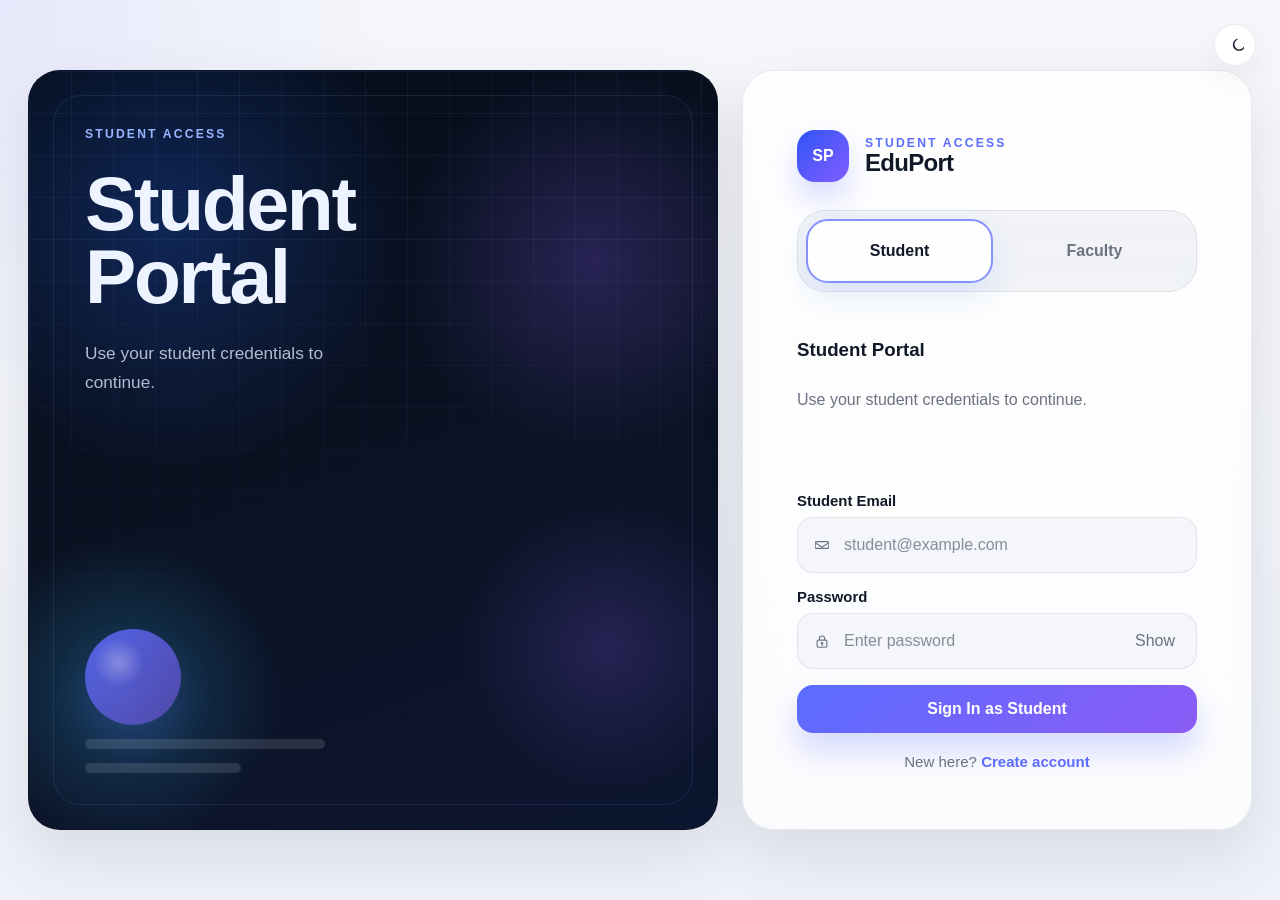
<file: frontend/index.html>
<!-- Purpose: Provides the combined student and faculty authentication interface. -->
<!DOCTYPE html>
<html lang="en">
  <head>
    <meta charset="UTF-8" />
    <meta name="viewport" content="width=device-width, initial-scale=1.0" />
    <title>Student Portfolio Platform</title>
    <link rel="stylesheet" href="/frontend/css/style.css" />
  </head>
  <body class="auth-body" data-auth-default="student">
    <button class="theme-fab theme-icon-button" type="button" data-theme-toggle aria-label="Switch theme">
      <span class="theme-icon theme-icon-sun" aria-hidden="true">
        <svg viewBox="0 0 24 24" focusable="false">
          <path
            d="M12 5.75a.75.75 0 0 1 .75.75v1.19a.75.75 0 0 1-1.5 0V6.5a.75.75 0 0 1 .75-.75Zm0 10.56a.75.75 0 0 1 .75.75v1.19a.75.75 0 0 1-1.5 0v-1.19a.75.75 0 0 1 .75-.75Zm6.25-4.31a.75.75 0 0 1 .75.75.75.75 0 0 1-.75.75h-1.19a.75.75 0 0 1 0-1.5h1.19ZM7.69 12a.75.75 0 0 1-.75.75H5.75a.75.75 0 0 1 0-1.5h1.19a.75.75 0 0 1 .75.75Zm7.04-4.29.84-.84a.75.75 0 1 1 1.06 1.06l-.84.84a.75.75 0 0 1-1.06-1.06Zm-7.46 7.46.84-.84a.75.75 0 0 1 1.06 1.06l-.84.84a.75.75 0 0 1-1.06-1.06Zm8.52-.84.84.84a.75.75 0 0 1-1.06 1.06l-.84-.84a.75.75 0 1 1 1.06-1.06Zm-7.46-7.46.84.84A.75.75 0 0 1 8.11 8.77l-.84-.84a.75.75 0 0 1 1.06-1.06ZM12 8.75A3.25 3.25 0 1 1 8.75 12 3.25 3.25 0 0 1 12 8.75Zm0 1.5A1.75 1.75 0 1 0 13.75 12 1.75 1.75 0 0 0 12 10.25Z"
          />
        </svg>
      </span>
      <span class="theme-icon theme-icon-moon" aria-hidden="true">
        <svg viewBox="0 0 24 24" focusable="false">
          <path
            d="M14.72 3.78a.75.75 0 0 1 .83.97 6.75 6.75 0 1 0 8.7 8.7.75.75 0 0 1 .97.83 8.25 8.25 0 1 1-10.5-10.5Z"
          />
        </svg>
      </span>
    </button>

    <main class="auth-shell auth-shell-split auth-shell-unified">
      <section class="auth-showcase auth-showcase-unified">
        <div class="showcase-grid"></div>
        <div class="showcase-content">
          <p id="auth-eyebrow" class="eyebrow">Student Access</p>
          <h1 id="auth-hero-title">Student Portal</h1>
          <p id="auth-hero-copy" class="hero-copy">
            Use your student credentials to continue.
          </p>
          <div class="minimal-illustration" aria-hidden="true">
            <span class="minimal-orb"></span>
            <span class="minimal-line"></span>
            <span class="minimal-line minimal-line-short"></span>
          </div>
        </div>
      </section>

      <section class="auth-panel auth-panel-minimal auth-panel-unified">
        <div class="auth-panel-inner auth-panel-inner-minimal auth-panel-inner-unified">
          <div class="auth-brand">
            <span id="auth-brand-badge" class="brand-badge">SP</span>
            <div>
              <p id="auth-kicker" class="auth-kicker">Student Access</p>
              <h2>EduPort</h2>
            </div>
          </div>

          <div class="role-switch" role="tablist" aria-label="Portal roles">
            <button type="button" class="role-option active" data-role-switch="student">Student</button>
            <button type="button" class="role-option" data-role-switch="faculty">Faculty</button>
          </div>

          <div class="auth-intro">
            <h3 id="auth-title">Student Portal</h3>
            <p id="auth-subtitle">Use your student credentials to continue.</p>
          </div>

          <div id="auth-message" class="message" aria-live="polite"></div>

          <form id="login-form" class="auth-form">
            <label class="field">
              <span id="auth-email-label">Student Email</span>
              <div class="input-shell">
                <span class="input-icon" aria-hidden="true">
                  <svg viewBox="0 0 24 24" focusable="false">
                    <path
                      d="M4 6.75h16A1.25 1.25 0 0 1 21.25 8v8A1.25 1.25 0 0 1 20 17.25H4A1.25 1.25 0 0 1 2.75 16V8A1.25 1.25 0 0 1 4 6.75Zm0 1.5a.2.2 0 0 0-.2.2v.14l8.2 5.25 8.2-5.25v-.14a.2.2 0 0 0-.2-.2H4Zm16 7.5a.2.2 0 0 0 .2-.2v-5.18l-7.53 4.82a1.25 1.25 0 0 1-1.34 0L3.8 10.37v5.18a.2.2 0 0 0 .2.2h16Z"
                    />
                  </svg>
                </span>
                <input id="auth-email-input" type="email" name="email" placeholder="student@example.com" required />
              </div>
            </label>

            <label class="field">
              <span id="auth-password-label">Password</span>
              <div class="input-shell">
                <span class="input-icon" aria-hidden="true">
                  <svg viewBox="0 0 24 24" focusable="false">
                    <path
                      d="M7.75 10V8.75a4.25 4.25 0 1 1 8.5 0V10h.75A2.25 2.25 0 0 1 19.25 12.25v6.5A2.25 2.25 0 0 1 17 21H7a2.25 2.25 0 0 1-2.25-2.25v-6.5A2.25 2.25 0 0 1 7 10h.75Zm1.5 0h5.5V8.75a2.75 2.75 0 0 0-5.5 0V10Zm-2.25 1.5a.75.75 0 0 0-.75.75v6.5c0 .414.336.75.75.75h10a.75.75 0 0 0 .75-.75v-6.5a.75.75 0 0 0-.75-.75H7Zm5 1.75a1.75 1.75 0 0 1 1 3.186V18a.75.75 0 0 1-1.5 0v-1.564a1.75 1.75 0 0 1 .5-3.436Z"
                    />
                  </svg>
                </span>
                <input
                  id="auth-password-input"
                  type="password"
                  name="password"
                  placeholder="Enter password"
                  required
                  data-password-input
                />
                <button
                  class="toggle-visibility"
                  type="button"
                  data-password-toggle
                  aria-label="Show password"
                >
                  Show
                </button>
              </div>
            </label>

            <button id="auth-submit-label" type="submit" class="primary-button auth-submit">Sign In as Student</button>

            <p id="auth-student-switch" class="auth-switch">
              New here?
              <button type="button" class="text-button" data-auth-switch="register">Create account</button>
            </p>
          </form>

          <form id="register-form" class="auth-form hidden">
            <label class="field">
              <span>Name</span>
              <div class="input-shell">
                <span class="input-icon" aria-hidden="true">
                  <svg viewBox="0 0 24 24" focusable="false">
                    <path
                      d="M12 12.25a4.125 4.125 0 1 0 0-8.25 4.125 4.125 0 0 0 0 8.25Zm0 1.5c-4.555 0-8.25 2.742-8.25 6.125 0 .621.504 1.125 1.125 1.125h14.25c.621 0 1.125-.504 1.125-1.125 0-3.383-3.695-6.125-8.25-6.125Z"
                    />
                  </svg>
                </span>
                <input type="text" name="name" placeholder="Your full name" required minlength="2" />
              </div>
            </label>

            <label class="field">
              <span>Student Email</span>
              <div class="input-shell">
                <span class="input-icon" aria-hidden="true">
                  <svg viewBox="0 0 24 24" focusable="false">
                    <path
                      d="M4 6.75h16A1.25 1.25 0 0 1 21.25 8v8A1.25 1.25 0 0 1 20 17.25H4A1.25 1.25 0 0 1 2.75 16V8A1.25 1.25 0 0 1 4 6.75Zm0 1.5a.2.2 0 0 0-.2.2v.14l8.2 5.25 8.2-5.25v-.14a.2.2 0 0 0-.2-.2H4Zm16 7.5a.2.2 0 0 0 .2-.2v-5.18l-7.53 4.82a1.25 1.25 0 0 1-1.34 0L3.8 10.37v5.18a.2.2 0 0 0 .2.2h16Z"
                    />
                  </svg>
                </span>
                <input type="email" name="email" placeholder="student@example.com" required />
              </div>
            </label>

            <label class="field">
              <span>Password</span>
              <div class="input-shell">
                <span class="input-icon" aria-hidden="true">
                  <svg viewBox="0 0 24 24" focusable="false">
                    <path
                      d="M7.75 10V8.75a4.25 4.25 0 1 1 8.5 0V10h.75A2.25 2.25 0 0 1 19.25 12.25v6.5A2.25 2.25 0 0 1 17 21H7a2.25 2.25 0 0 1-2.25-2.25v-6.5A2.25 2.25 0 0 1 7 10h.75Zm1.5 0h5.5V8.75a2.75 2.75 0 0 0-5.5 0V10Zm-2.25 1.5a.75.75 0 0 0-.75.75v6.5c0 .414.336.75.75.75h10a.75.75 0 0 0 .75-.75v-6.5a.75.75 0 0 0-.75-.75H7Zm5 1.75a1.75 1.75 0 0 1 1 3.186V18a.75.75 0 0 1-1.5 0v-1.564a1.75 1.75 0 0 1 .5-3.436Z"
                    />
                  </svg>
                </span>
                <input
                  type="password"
                  name="password"
                  placeholder="Create a password"
                  required
                  minlength="6"
                  data-password-input
                />
                <button
                  class="toggle-visibility"
                  type="button"
                  data-password-toggle
                  aria-label="Show password"
                >
                  Show
                </button>
              </div>
            </label>

            <button id="auth-register-label" type="submit" class="primary-button auth-submit">Create Student Account</button>

            <p class="auth-switch">
              Already have an account?
              <button type="button" class="text-button" data-auth-switch="login">Login</button>
            </p>
          </form>

        </div>
      </section>
    </main>

    <script src="js/theme.js"></script>
    <script src="js/api.js"></script>
    <script src="js/auth.js"></script>
  </body>
</html>
</file>
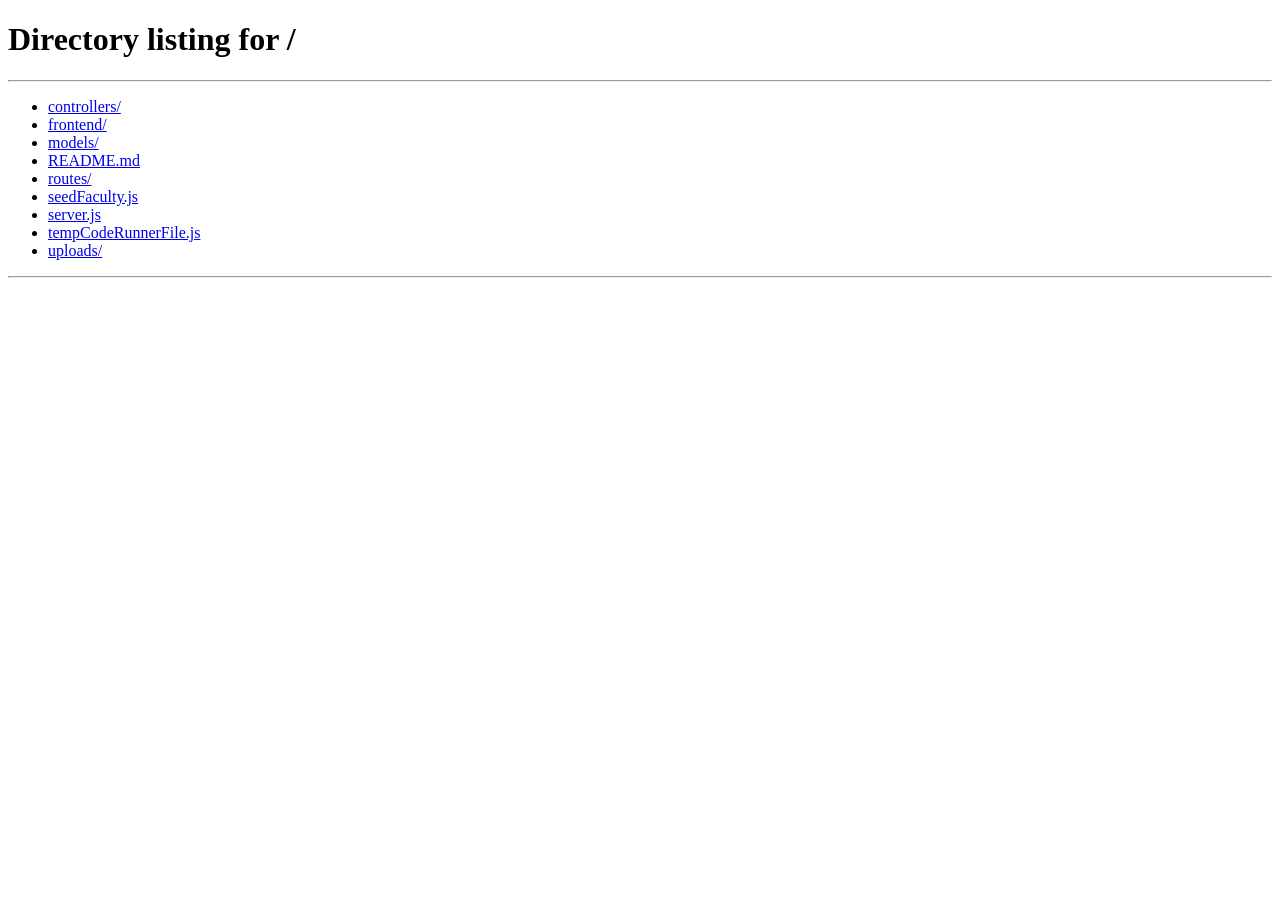
<file: frontend/certificates.html>
<!-- Purpose: Displays approved student projects and certificate files. -->
<!DOCTYPE html>
<html lang="en">
  <head>
    <meta charset="UTF-8" />
    <meta name="viewport" content="width=device-width, initial-scale=1.0" />
    <title>My Certificates | Student Portfolio Platform</title>
    <link rel="stylesheet" href="/frontend/css/style.css" />
  </head>
  <body>
    <div class="app-shell">
      <aside class="sidebar app-sidebar">
        <div class="sidebar-top">
          <a href="/dashboard" class="brand-lockup">
            <span class="brand-mark">SP</span>
            <span>
              <strong>EduPort</strong>
              <small>Student Portal</small>
            </span>
          </a>

          <nav class="nav-links">
            <a href="/dashboard" class="nav-link">Dashboard</a>
            <a href="/projects" class="nav-link">My Projects</a>
            <a href="/add-project" class="nav-link">Upload Project</a>
            <a href="/certificates" class="nav-link active">My Certificates</a>
            <span class="nav-link nav-link-muted">Messages</span>
            <span class="nav-link nav-link-muted">Notifications</span>
            <span class="nav-link nav-link-muted">Settings</span>
          </nav>
        </div>

        <div class="sidebar-bottom">
          <button class="secondary-button theme-toggle" type="button" data-theme-toggle>
            Dark Mode
          </button>
          <button id="logout-button" class="secondary-button" type="button">Logout</button>
        </div>
      </aside>

      <main class="content app-content">
        <header class="app-header">
          <div>
            <p class="page-kicker">My Certificates</p>
            <h1>Approved project certificates</h1>
            <p class="page-subcopy">
              Only approved projects are shown here, along with their certificate files.
            </p>
          </div>
        </header>

        <section class="stats-grid compact-stats">
          <article class="metric-card metric-green">
            <span>Approved Projects</span>
            <strong id="certificates-approved-count">0</strong>
            <small>Ready for showcase</small>
          </article>
        </section>

        <section class="panel">
          <div class="panel-head">
            <div>
              <p class="panel-kicker">Approved List</p>
              <h3>Verified submissions</h3>
            </div>
          </div>

          <div id="certificates-list" class="project-stack"></div>
          <div id="certificates-message" class="message"></div>
        </section>
      </main>
    </div>

    <script src="js/theme.js"></script>
    <script src="js/api.js"></script>
    <script src="js/certificates.js"></script>
  </body>
</html>
</file>
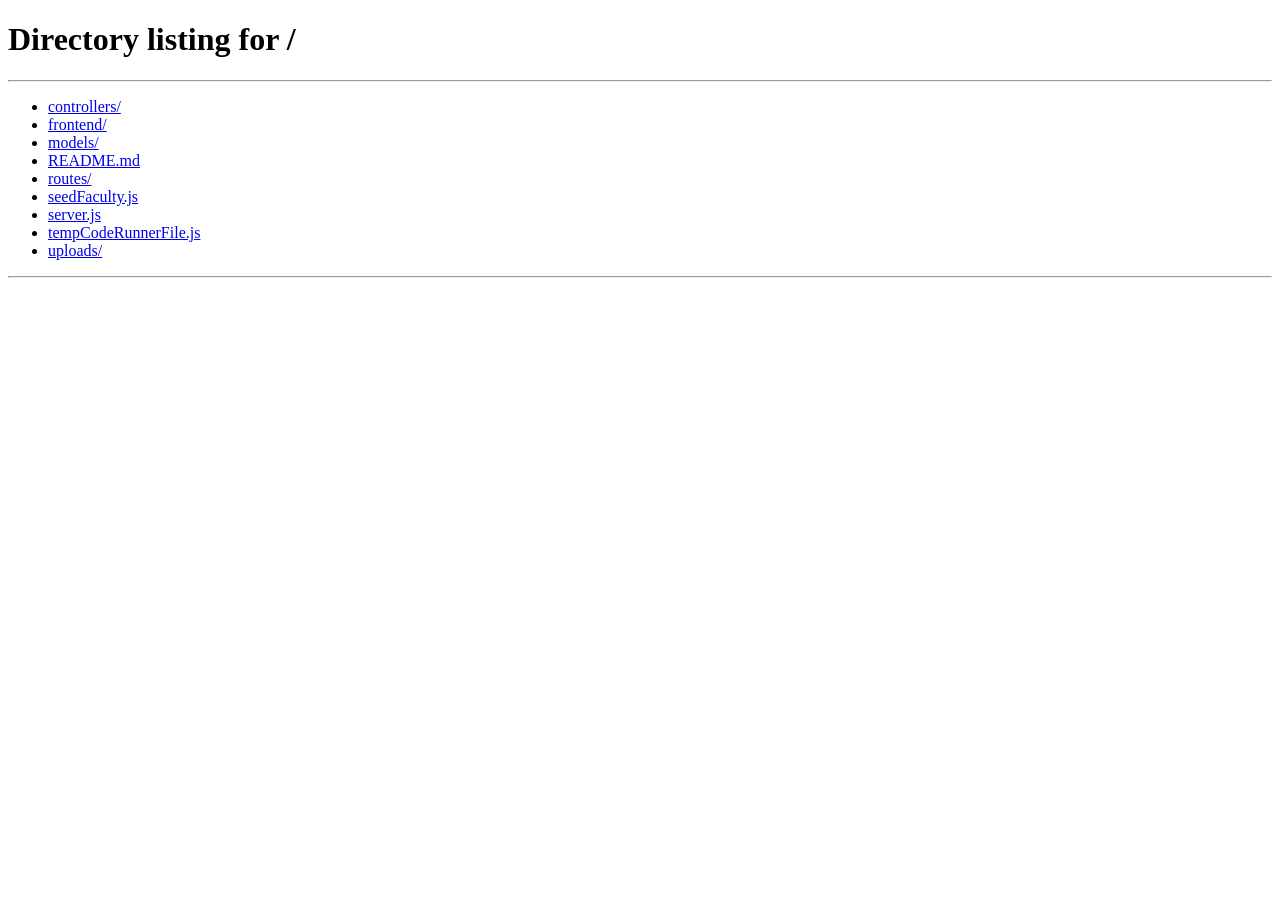
<file: frontend/dashboard.html>
<!-- Purpose: Shows the student profile summary, skills, and navigation links. -->
<!DOCTYPE html>
<html lang="en">
  <head>
    <meta charset="UTF-8" />
    <meta name="viewport" content="width=device-width, initial-scale=1.0" />
    <title>Dashboard | Student Portfolio Platform</title>
    <link rel="stylesheet" href="/frontend/css/style.css" />
  </head>
  <body>
    <div class="app-shell">
      <aside class="sidebar app-sidebar">
        <div class="sidebar-top">
          <a href="/dashboard" class="brand-lockup">
            <span class="brand-mark">SP</span>
            <span>
              <strong>EduPort</strong>
              <small>Student Portal</small>
            </span>
          </a>

          <nav class="nav-links">
            <a href="/dashboard" class="nav-link active">Dashboard</a>
            <a href="/projects" class="nav-link">My Projects</a>
            <a href="/add-project" class="nav-link">Upload Project</a>
            <a href="/certificates" class="nav-link">My Certificates</a>
            <span class="nav-link nav-link-muted">Messages</span>
            <span class="nav-link nav-link-muted">Notifications</span>
            <span class="nav-link nav-link-muted">Settings</span>
          </nav>
        </div>

        <div class="sidebar-bottom">
          <div class="sidebar-profile">
            <div class="sidebar-avatar" id="student-avatar">S</div>
            <div>
              <strong id="student-sidebar-name">Student</strong>
              <small>Active learner workspace</small>
            </div>
          </div>

          <button class="secondary-button theme-toggle" type="button" data-theme-toggle>
            Dark Mode
          </button>
          <button id="logout-button" class="secondary-button" type="button">Logout</button>
        </div>
      </aside>

      <main class="content app-content">
        <header class="app-header">
          <div>
            <p class="page-kicker">Dashboard</p>
            <h1>Track your projects and progress</h1>
            <p class="page-subcopy">
              Monitor review status, keep your skills updated, and showcase approved work.
            </p>
          </div>
        </header>

        <section class="stats-grid">
          <article class="metric-card metric-blue">
            <span>Total Projects</span>
            <strong id="total-projects">0</strong>
            <small>All your submissions</small>
          </article>
          <article class="metric-card metric-green">
            <span>Verified Projects</span>
            <strong id="approved-projects">0</strong>
            <small>Approved for portfolio</small>
          </article>
          <article class="metric-card metric-amber">
            <span>Pending Review</span>
            <strong id="pending-projects">0</strong>
            <small>Awaiting faculty review</small>
          </article>
          <article class="metric-card metric-rose">
            <span>Rejected</span>
            <strong id="rejected-projects">0</strong>
            <small>Needs revision</small>
          </article>
        </section>

        <section class="dashboard-grid">
          <article class="panel panel-wide">
            <div class="panel-head">
              <div>
                <p class="panel-kicker">Recent Projects</p>
                <h3>Latest submission activity</h3>
              </div>
              <a href="/projects" class="panel-link">View all</a>
            </div>
            <div id="recent-projects" class="data-list"></div>
          </article>

          <article class="panel panel-side">
            <div class="panel-head">
              <div>
                <p class="panel-kicker">Profile</p>
                <h3 id="student-name">Loading...</h3>
              </div>
            </div>
            <div class="profile-highlight">
              <div class="profile-badge">AI Ready</div>
              <p>
                Keep your profile polished with relevant skills and approved project highlights.
              </p>
            </div>
            <div class="message" id="dashboard-message"></div>
          </article>
        </section>

        <section class="dashboard-grid">
          <article class="panel">
            <div class="panel-head">
              <div>
                <p class="panel-kicker">Skills</p>
                <h3>Maintain your expertise stack</h3>
              </div>
            </div>

            <form id="skill-form" class="inline-form">
              <input
                type="text"
                id="skill-input"
                placeholder="Add a skill and press Enter"
                maxlength="40"
              />
              <button type="submit" class="primary-button">Add Skill</button>
            </form>

            <div id="skills-container" class="tag-list"></div>
          </article>

          <article class="panel">
            <div class="panel-head">
              <div>
                <p class="panel-kicker">My Certificates</p>
                <h3>Approved project certificates</h3>
              </div>
            </div>
            <div id="portfolio-list" class="portfolio-grid"></div>
          </article>
        </section>
      </main>
    </div>

    <script src="js/theme.js"></script>
    <script src="js/api.js"></script>
    <script src="js/dashboard.js"></script>
  </body>
</html>
</file>
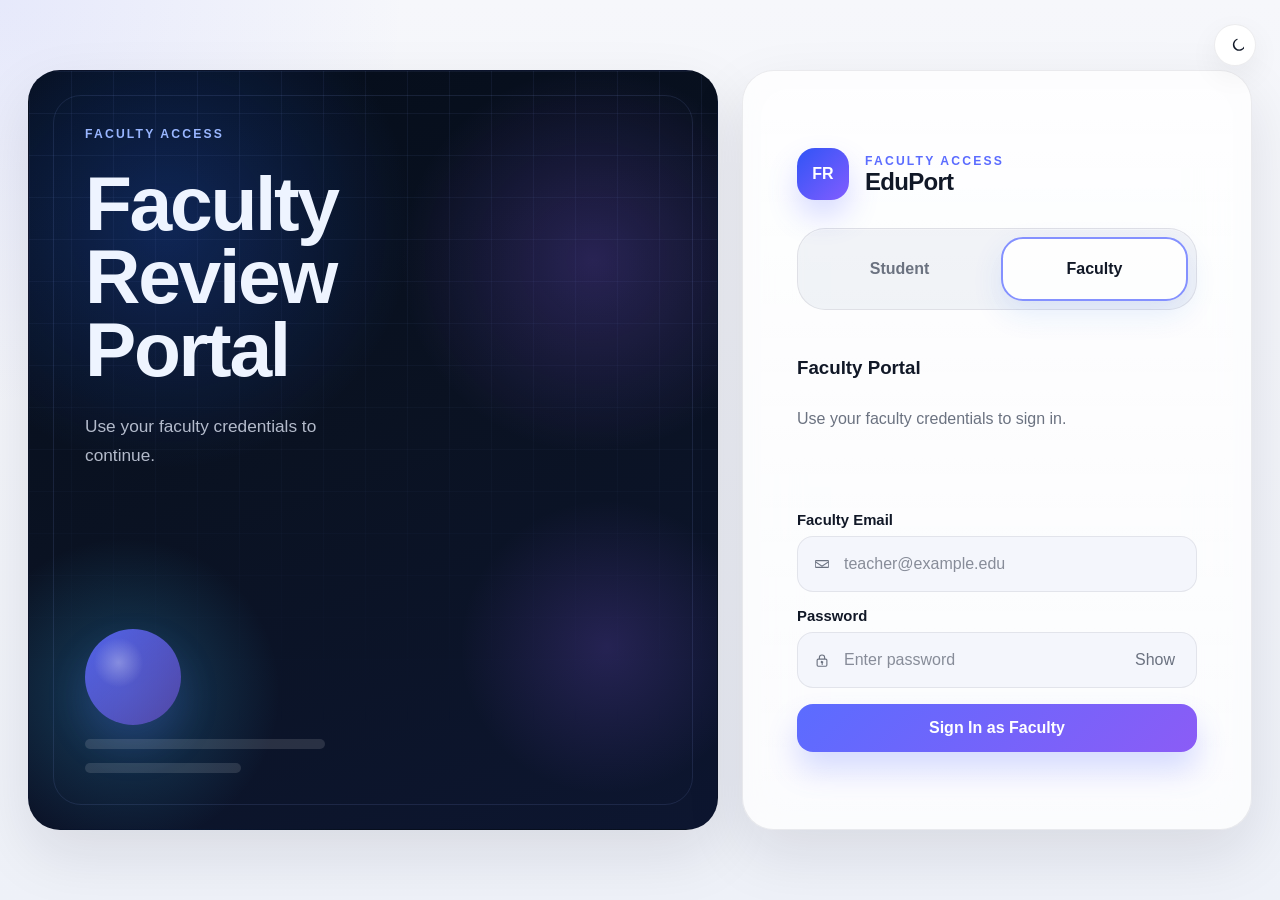
<file: frontend/faculty-login.html>
<!-- Purpose: Provides the combined student and faculty authentication interface with faculty default. -->
<!DOCTYPE html>
<html lang="en">
  <head>
    <meta charset="UTF-8" />
    <meta name="viewport" content="width=device-width, initial-scale=1.0" />
    <title>Faculty Login | Student Portfolio Platform</title>
    <link rel="stylesheet" href="/frontend/css/style.css" />
  </head>
  <body class="auth-body" data-auth-default="faculty">
    <button class="theme-fab theme-icon-button" type="button" data-theme-toggle aria-label="Switch theme">
      <span class="theme-icon theme-icon-sun" aria-hidden="true">
        <svg viewBox="0 0 24 24" focusable="false">
          <path
            d="M12 5.75a.75.75 0 0 1 .75.75v1.19a.75.75 0 0 1-1.5 0V6.5a.75.75 0 0 1 .75-.75Zm0 10.56a.75.75 0 0 1 .75.75v1.19a.75.75 0 0 1-1.5 0v-1.19a.75.75 0 0 1 .75-.75Zm6.25-4.31a.75.75 0 0 1 .75.75.75.75 0 0 1-.75.75h-1.19a.75.75 0 0 1 0-1.5h1.19ZM7.69 12a.75.75 0 0 1-.75.75H5.75a.75.75 0 0 1 0-1.5h1.19a.75.75 0 0 1 .75.75Zm7.04-4.29.84-.84a.75.75 0 1 1 1.06 1.06l-.84.84a.75.75 0 0 1-1.06-1.06Zm-7.46 7.46.84-.84a.75.75 0 0 1 1.06 1.06l-.84.84a.75.75 0 0 1-1.06-1.06Zm8.52-.84.84.84a.75.75 0 0 1-1.06 1.06l-.84-.84a.75.75 0 1 1 1.06-1.06Zm-7.46-7.46.84.84A.75.75 0 0 1 8.11 8.77l-.84-.84a.75.75 0 0 1 1.06-1.06ZM12 8.75A3.25 3.25 0 1 1 8.75 12 3.25 3.25 0 0 1 12 8.75Zm0 1.5A1.75 1.75 0 1 0 13.75 12 1.75 1.75 0 0 0 12 10.25Z"
          />
        </svg>
      </span>
      <span class="theme-icon theme-icon-moon" aria-hidden="true">
        <svg viewBox="0 0 24 24" focusable="false">
          <path
            d="M14.72 3.78a.75.75 0 0 1 .83.97 6.75 6.75 0 1 0 8.7 8.7.75.75 0 0 1 .97.83 8.25 8.25 0 1 1-10.5-10.5Z"
          />
        </svg>
      </span>
    </button>

    <main class="auth-shell auth-shell-split auth-shell-unified">
      <section class="auth-showcase auth-showcase-unified">
        <div class="showcase-grid"></div>
        <div class="showcase-content">
          <p id="auth-eyebrow" class="eyebrow">Faculty Access</p>
          <h1 id="auth-hero-title">Faculty Review Portal</h1>
          <p id="auth-hero-copy" class="hero-copy">
            Use your faculty credentials to continue.
          </p>
          <div class="minimal-illustration" aria-hidden="true">
            <span class="minimal-orb"></span>
            <span class="minimal-line"></span>
            <span class="minimal-line minimal-line-short"></span>
          </div>
        </div>
      </section>

      <section class="auth-panel auth-panel-minimal auth-panel-unified">
        <div class="auth-panel-inner auth-panel-inner-minimal auth-panel-inner-unified">
          <div class="auth-brand">
            <span id="auth-brand-badge" class="brand-badge">FR</span>
            <div>
              <p id="auth-kicker" class="auth-kicker">Faculty Access</p>
              <h2>EduPort</h2>
            </div>
          </div>

          <div class="role-switch" role="tablist" aria-label="Portal roles">
            <button type="button" class="role-option" data-role-switch="student">Student</button>
            <button type="button" class="role-option active" data-role-switch="faculty">Faculty</button>
          </div>

          <div class="auth-intro">
            <h3 id="auth-title">Faculty Portal</h3>
            <p id="auth-subtitle">Use your faculty credentials to sign in.</p>
          </div>

          <div id="auth-message" class="message" aria-live="polite"></div>

          <form id="login-form" class="auth-form">
            <label class="field">
              <span id="auth-email-label">Faculty Email</span>
              <div class="input-shell">
                <span class="input-icon" aria-hidden="true">
                  <svg viewBox="0 0 24 24" focusable="false">
                    <path
                      d="M4 6.75h16A1.25 1.25 0 0 1 21.25 8v8A1.25 1.25 0 0 1 20 17.25H4A1.25 1.25 0 0 1 2.75 16V8A1.25 1.25 0 0 1 4 6.75Zm0 1.5a.2.2 0 0 0-.2.2v.14l8.2 5.25 8.2-5.25v-.14a.2.2 0 0 0-.2-.2H4Zm16 7.5a.2.2 0 0 0 .2-.2v-5.18l-7.53 4.82a1.25 1.25 0 0 1-1.34 0L3.8 10.37v5.18a.2.2 0 0 0 .2.2h16Z"
                    />
                  </svg>
                </span>
                <input id="auth-email-input" type="email" name="email" placeholder="teacher@example.edu" required />
              </div>
            </label>

            <label class="field">
              <span id="auth-password-label">Password</span>
              <div class="input-shell">
                <span class="input-icon" aria-hidden="true">
                  <svg viewBox="0 0 24 24" focusable="false">
                    <path
                      d="M7.75 10V8.75a4.25 4.25 0 1 1 8.5 0V10h.75A2.25 2.25 0 0 1 19.25 12.25v6.5A2.25 2.25 0 0 1 17 21H7a2.25 2.25 0 0 1-2.25-2.25v-6.5A2.25 2.25 0 0 1 7 10h.75Zm1.5 0h5.5V8.75a2.75 2.75 0 0 0-5.5 0V10Zm-2.25 1.5a.75.75 0 0 0-.75.75v6.5c0 .414.336.75.75.75h10a.75.75 0 0 0 .75-.75v-6.5a.75.75 0 0 0-.75-.75H7Zm5 1.75a1.75 1.75 0 0 1 1 3.186V18a.75.75 0 0 1-1.5 0v-1.564a1.75 1.75 0 0 1 .5-3.436Z"
                    />
                  </svg>
                </span>
                <input
                  id="auth-password-input"
                  type="password"
                  name="password"
                  placeholder="Enter password"
                  required
                  data-password-input
                />
                <button
                  class="toggle-visibility"
                  type="button"
                  data-password-toggle
                  aria-label="Show password"
                >
                  Show
                </button>
              </div>
            </label>

            <button id="auth-submit-label" type="submit" class="primary-button auth-submit">Sign In as Faculty</button>

            <p id="auth-student-switch" class="auth-switch hidden">
              New here?
              <button type="button" class="text-button" data-auth-switch="register">Create account</button>
            </p>
          </form>

          <form id="register-form" class="auth-form hidden">
            <label class="field">
              <span>Name</span>
              <div class="input-shell">
                <span class="input-icon" aria-hidden="true">
                  <svg viewBox="0 0 24 24" focusable="false">
                    <path
                      d="M12 12.25a4.125 4.125 0 1 0 0-8.25 4.125 4.125 0 0 0 0 8.25Zm0 1.5c-4.555 0-8.25 2.742-8.25 6.125 0 .621.504 1.125 1.125 1.125h14.25c.621 0 1.125-.504 1.125-1.125 0-3.383-3.695-6.125-8.25-6.125Z"
                    />
                  </svg>
                </span>
                <input type="text" name="name" placeholder="Your full name" required minlength="2" />
              </div>
            </label>

            <label class="field">
              <span>Student Email</span>
              <div class="input-shell">
                <span class="input-icon" aria-hidden="true">
                  <svg viewBox="0 0 24 24" focusable="false">
                    <path
                      d="M4 6.75h16A1.25 1.25 0 0 1 21.25 8v8A1.25 1.25 0 0 1 20 17.25H4A1.25 1.25 0 0 1 2.75 16V8A1.25 1.25 0 0 1 4 6.75Zm0 1.5a.2.2 0 0 0-.2.2v.14l8.2 5.25 8.2-5.25v-.14a.2.2 0 0 0-.2-.2H4Zm16 7.5a.2.2 0 0 0 .2-.2v-5.18l-7.53 4.82a1.25 1.25 0 0 1-1.34 0L3.8 10.37v5.18a.2.2 0 0 0 .2.2h16Z"
                    />
                  </svg>
                </span>
                <input type="email" name="email" placeholder="student@example.com" required />
              </div>
            </label>

            <label class="field">
              <span>Password</span>
              <div class="input-shell">
                <span class="input-icon" aria-hidden="true">
                  <svg viewBox="0 0 24 24" focusable="false">
                    <path
                      d="M7.75 10V8.75a4.25 4.25 0 1 1 8.5 0V10h.75A2.25 2.25 0 0 1 19.25 12.25v6.5A2.25 2.25 0 0 1 17 21H7a2.25 2.25 0 0 1-2.25-2.25v-6.5A2.25 2.25 0 0 1 7 10h.75Zm1.5 0h5.5V8.75a2.75 2.75 0 0 0-5.5 0V10Zm-2.25 1.5a.75.75 0 0 0-.75.75v6.5c0 .414.336.75.75.75h10a.75.75 0 0 0 .75-.75v-6.5a.75.75 0 0 0-.75-.75H7Zm5 1.75a1.75 1.75 0 0 1 1 3.186V18a.75.75 0 0 1-1.5 0v-1.564a1.75 1.75 0 0 1 .5-3.436Z"
                    />
                  </svg>
                </span>
                <input
                  type="password"
                  name="password"
                  placeholder="Create a password"
                  required
                  minlength="6"
                  data-password-input
                />
                <button
                  class="toggle-visibility"
                  type="button"
                  data-password-toggle
                  aria-label="Show password"
                >
                  Show
                </button>
              </div>
            </label>

            <button id="auth-register-label" type="submit" class="primary-button auth-submit">Create Student Account</button>

            <p class="auth-switch">
              Already have an account?
              <button type="button" class="text-button" data-auth-switch="login">Login</button>
            </p>
          </form>

        </div>
      </section>
    </main>

    <script src="js/theme.js"></script>
    <script src="js/api.js"></script>
    <script src="js/auth.js"></script>
  </body>
</html>
</file>
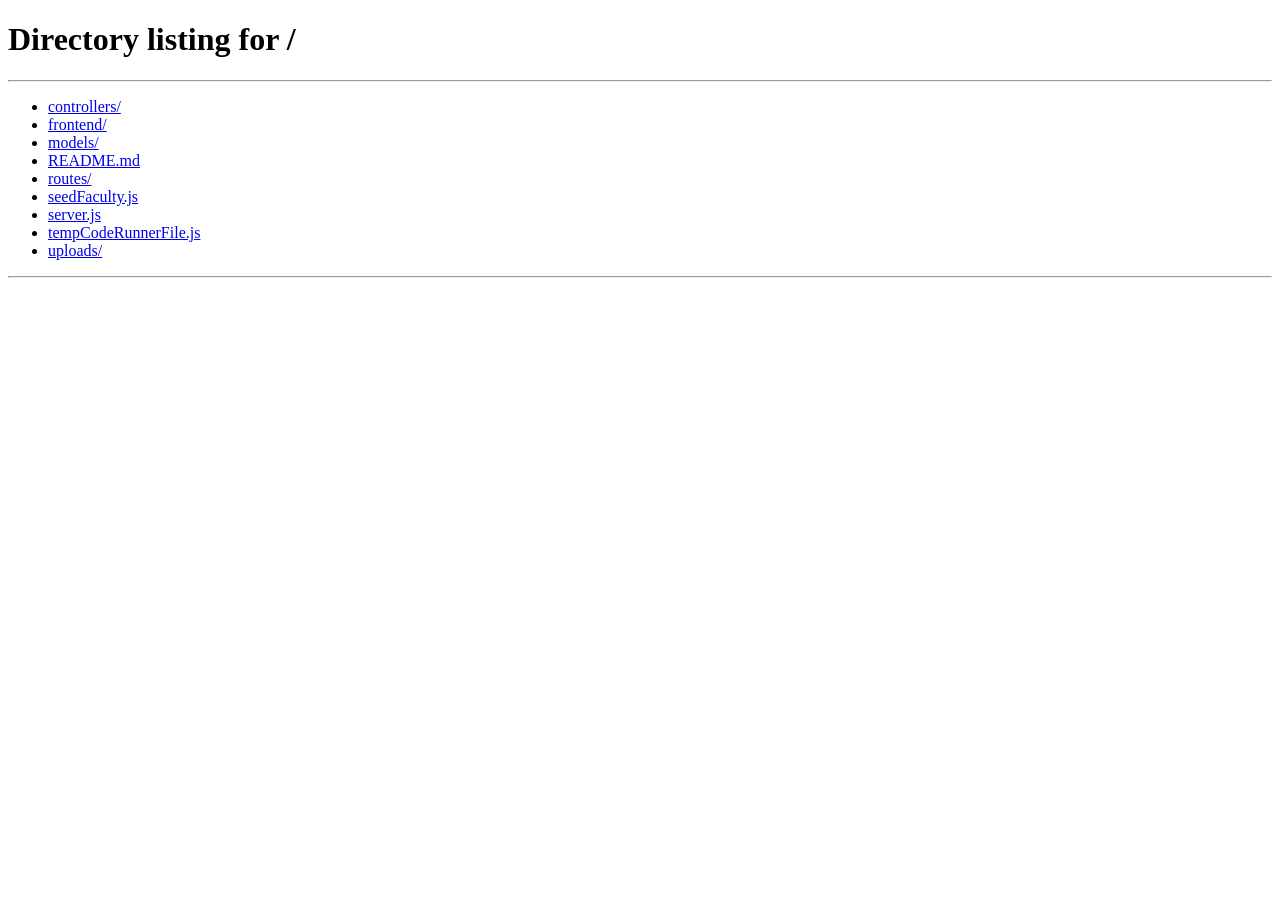
<file: frontend/projects.html>
<!-- Purpose: Displays all student projects with edit/delete actions and status badges. -->
<!DOCTYPE html>
<html lang="en">
  <head>
    <meta charset="UTF-8" />
    <meta name="viewport" content="width=device-width, initial-scale=1.0" />
    <title>Projects | Student Portfolio Platform</title>
    <link rel="stylesheet" href="/frontend/css/style.css" />
  </head>
  <body>
    <div class="app-shell">
      <aside class="sidebar app-sidebar">
        <div class="sidebar-top">
          <a href="/dashboard" class="brand-lockup">
            <span class="brand-mark">SP</span>
            <span>
              <strong>EduPort</strong>
              <small>Student Portal</small>
            </span>
          </a>

          <nav class="nav-links">
            <a href="/dashboard" class="nav-link">Dashboard</a>
            <a href="/projects" class="nav-link active">My Projects</a>
            <a href="/add-project" class="nav-link">Upload Project</a>
            <a href="/certificates" class="nav-link">My Certificates</a>
            <span class="nav-link nav-link-muted">Messages</span>
            <span class="nav-link nav-link-muted">Notifications</span>
            <span class="nav-link nav-link-muted">Settings</span>
          </nav>
        </div>

        <div class="sidebar-bottom">
          <button class="secondary-button theme-toggle" type="button" data-theme-toggle>
            Dark Mode
          </button>
          <button id="logout-button" class="secondary-button" type="button">Logout</button>
        </div>
      </aside>

      <main class="content app-content">
        <header class="app-header">
          <div>
            <p class="page-kicker">My Projects</p>
            <h1>Manage and track every submission</h1>
            <p class="page-subcopy">
              Review project status, open certificates, and resubmit updates when needed.
            </p>
          </div>

          <div class="header-actions">
            <a href="/add-project" class="primary-button">New Project</a>
          </div>
        </header>

        <section class="stats-grid compact-stats">
          <article class="metric-card metric-blue">
            <span>Total</span>
            <strong id="projects-total-count">0</strong>
            <small>Projects submitted</small>
          </article>
          <article class="metric-card metric-green">
            <span>Approved</span>
            <strong id="projects-approved-count">0</strong>
            <small>Portfolio ready</small>
          </article>
          <article class="metric-card metric-amber">
            <span>Pending</span>
            <strong id="projects-pending-count">0</strong>
            <small>In review</small>
          </article>
          <article class="metric-card metric-rose">
            <span>Rejected</span>
            <strong id="projects-rejected-count">0</strong>
            <small>Needs attention</small>
          </article>
        </section>

        <section class="panel">
          <div class="panel-head">
            <div>
              <p class="panel-kicker">Project Queue</p>
              <h3>Submission history</h3>
            </div>
          </div>

          <div id="projects-card-list" class="project-stack"></div>

          <div class="table-wrapper hidden">
            <table class="project-table">
              <thead>
                <tr>
                  <th>Title</th>
                  <th>GitHub</th>
                  <th>Certificate</th>
                  <th>Status</th>
                  <th>Feedback</th>
                  <th>Actions</th>
                </tr>
              </thead>
              <tbody id="projects-table-body"></tbody>
            </table>
          </div>

          <div id="projects-message" class="message"></div>
        </section>
      </main>
    </div>

    <script src="js/theme.js"></script>
    <script src="js/api.js"></script>
    <script src="js/projects.js"></script>
  </body>
</html>
</file>
<file: frontend/css/style.css>
/* Purpose: Defines the responsive visual design for the student portfolio frontend. */

:root {
  color-scheme: light;
  --font-display: "Space Grotesk", "Avenir Next", "Segoe UI", sans-serif;
  --font-body: "Manrope", "Segoe UI", sans-serif;
  --bg: #f6f7fb;
  --bg-2: #eef1f8;
  --surface: rgba(255, 255, 255, 0.92);
  --surface-strong: #ffffff;
  --surface-soft: #f4f6fc;
  --surface-muted: #edf2ff;
  --text: #111827;
  --muted: #6b7280;
  --muted-strong: #48556a;
  --border: rgba(15, 23, 42, 0.08);
  --border-strong: rgba(15, 23, 42, 0.13);
  --primary: #5b6cff;
  --primary-2: #8b5cf6;
  --primary-soft: rgba(91, 108, 255, 0.12);
  --success: #22c55e;
  --warning: #f59e0b;
  --danger: #ef4444;
  --success-soft: rgba(34, 197, 94, 0.14);
  --warning-soft: rgba(245, 158, 11, 0.14);
  --danger-soft: rgba(239, 68, 68, 0.13);
  --blue-soft: rgba(91, 108, 255, 0.12);
  --shadow: 0 24px 60px rgba(15, 23, 42, 0.1);
  --shadow-soft: 0 10px 30px rgba(15, 23, 42, 0.06);
  --sidebar-bg:
    radial-gradient(circle at top, rgba(88, 120, 255, 0.18), transparent 28%),
    linear-gradient(180deg, #08111f 0%, #0b1324 100%);
  --sidebar-border: rgba(148, 163, 184, 0.14);
  --sidebar-text: #eff5ff;
  --sidebar-muted: rgba(214, 224, 255, 0.6);
  --sidebar-active: rgba(104, 115, 255, 0.22);
  --sidebar-active-border: rgba(130, 140, 255, 0.36);
  --auth-showcase:
    radial-gradient(circle at 20% 20%, rgba(37, 99, 235, 0.28), transparent 30%),
    radial-gradient(circle at 82% 25%, rgba(139, 92, 246, 0.24), transparent 24%),
    linear-gradient(160deg, #050d1a 0%, #0a1222 48%, #0d1630 100%);
}

html[data-theme='dark'] {
  color-scheme: dark;
  --bg: #060d18;
  --bg-2: #0c1522;
  --surface: rgba(14, 21, 34, 0.92);
  --surface-strong: #0f1727;
  --surface-soft: #131e31;
  --surface-muted: #162137;
  --text: #f3f7ff;
  --muted: #96a6bf;
  --muted-strong: #c5d2e6;
  --border: rgba(148, 163, 184, 0.12);
  --border-strong: rgba(148, 163, 184, 0.18);
  --primary: #7d8dff;
  --primary-2: #a77cff;
  --primary-soft: rgba(125, 141, 255, 0.16);
  --success-soft: rgba(34, 197, 94, 0.18);
  --warning-soft: rgba(245, 158, 11, 0.18);
  --danger-soft: rgba(239, 68, 68, 0.18);
  --blue-soft: rgba(125, 141, 255, 0.16);
  --shadow: 0 26px 60px rgba(0, 0, 0, 0.34);
  --shadow-soft: 0 10px 28px rgba(0, 0, 0, 0.24);
}

* {
  box-sizing: border-box;
}

html {
  scroll-behavior: smooth;
}

body {
  margin: 0;
  min-height: 100vh;
  font-family: var(--font-body);
  color: var(--text);
  background:
    radial-gradient(circle at top left, rgba(91, 108, 255, 0.1), transparent 26%),
    linear-gradient(180deg, var(--bg) 0%, var(--bg-2) 100%);
}

a {
  color: inherit;
  text-decoration: none;
}

button,
input,
textarea {
  font: inherit;
}

button {
  -webkit-tap-highlight-color: transparent;
}

svg {
  display: block;
}

.hidden {
  display: none !important;
}

.auth-body {
  position: relative;
  display: grid;
  place-items: center;
  padding: 28px;
  overflow-x: hidden;
}

.theme-fab {
  position: fixed;
  top: 24px;
  right: 24px;
  z-index: 4;
  min-height: 44px;
  padding: 0 16px;
  border-radius: 999px;
}

.theme-icon-button {
  width: 42px;
  min-width: 42px;
  min-height: 42px;
  height: 42px;
  padding: 0;
  display: grid;
  place-items: center;
}

.theme-icon {
  width: 18px;
  height: 18px;
  color: currentColor;
}

.theme-icon svg {
  width: 100%;
  height: 100%;
  fill: currentColor;
}

.theme-icon-moon,
.theme-icon-sun {
  display: none;
}

[data-theme-toggle][data-theme='light'] .theme-icon-moon,
[data-theme-toggle][data-theme='dark'] .theme-icon-sun {
  display: block;
}

.auth-shell {
  width: min(1240px, 100%);
  display: grid;
  gap: 24px;
}

.auth-shell-split {
  grid-template-columns: minmax(0, 1.15fr) minmax(360px, 0.85fr);
}

.auth-showcase,
.auth-panel,
.sidebar,
.panel,
.metric-card,
.card {
  border: 1px solid var(--border);
  box-shadow: var(--shadow);
}

.auth-showcase {
  position: relative;
  overflow: hidden;
  min-height: 760px;
  border-radius: 32px;
  background: var(--auth-showcase);
  color: #eef4ff;
}

.showcase-grid,
.auth-showcase::before,
.auth-showcase::after {
  position: absolute;
  inset: 0;
  pointer-events: none;
}

.showcase-grid {
  background-image:
    linear-gradient(rgba(141, 170, 255, 0.08) 1px, transparent 1px),
    linear-gradient(90deg, rgba(141, 170, 255, 0.08) 1px, transparent 1px);
  background-size: 42px 42px;
  mask-image: linear-gradient(180deg, rgba(0, 0, 0, 0.95), transparent 88%);
}

.auth-showcase::before {
  content: "";
  background:
    radial-gradient(circle at 14% 82%, rgba(56, 189, 248, 0.26), transparent 18%),
    radial-gradient(circle at 84% 76%, rgba(139, 92, 246, 0.2), transparent 18%);
}

.auth-showcase::after {
  content: "";
  inset: 24px;
  border-radius: 28px;
  border: 1px solid rgba(148, 174, 255, 0.12);
}

.showcase-content {
  position: relative;
  z-index: 1;
  display: flex;
  flex-direction: column;
  gap: 28px;
  justify-content: space-between;
  min-height: 100%;
  padding: 56px;
}

.faculty-showcase-minimal {
  min-height: 620px;
  background:
    radial-gradient(circle at 18% 22%, rgba(91, 108, 255, 0.18), transparent 24%),
    linear-gradient(160deg, #0a1220 0%, #10182b 100%);
}

.faculty-showcase-minimal::before {
  background:
    radial-gradient(circle at 18% 78%, rgba(125, 141, 255, 0.18), transparent 16%);
}

.faculty-showcase-minimal .showcase-grid {
  background-size: 56px 56px;
  opacity: 0.55;
}

.student-showcase-minimal {
  min-height: 620px;
  background:
    radial-gradient(circle at 22% 24%, rgba(91, 108, 255, 0.16), transparent 24%),
    linear-gradient(160deg, #0b1220 0%, #121a2b 100%);
}

.student-showcase-minimal::before {
  background:
    radial-gradient(circle at 18% 78%, rgba(125, 141, 255, 0.16), transparent 16%);
}

.student-showcase-minimal .showcase-grid {
  background-size: 56px 56px;
  opacity: 0.52;
}

.eyebrow,
.auth-kicker,
.page-kicker,
.panel-kicker {
  margin: 0;
  font-size: 0.76rem;
  font-weight: 800;
  letter-spacing: 0.18em;
  text-transform: uppercase;
}

.eyebrow {
  color: #99b6ff;
}

.auth-showcase h1,
.auth-brand h2,
.app-header h1,
.panel h3,
.section-heading h3,
.page-header h1,
.sidebar h2 {
  margin: 0;
  font-family: var(--font-display);
  letter-spacing: -0.03em;
}

.auth-showcase h1 {
  max-width: 9ch;
  font-size: clamp(3rem, 6vw, 5.3rem);
  line-height: 0.95;
}

.gradient-text {
  background: linear-gradient(90deg, #7dc6ff 0%, #84a5ff 42%, #bb7dff 100%);
  -webkit-background-clip: text;
  background-clip: text;
  color: transparent;
  text-shadow: 0 0 18px rgba(125, 141, 255, 0.22);
}

.hero-copy {
  margin: 0;
  max-width: 50ch;
  color: rgba(232, 239, 255, 0.76);
  line-height: 1.7;
}

.minimal-illustration {
  margin-top: auto;
  display: grid;
  gap: 14px;
  max-width: 240px;
}

.minimal-orb {
  width: 96px;
  height: 96px;
  border-radius: 999px;
  background:
    radial-gradient(circle at 35% 35%, rgba(255, 255, 255, 0.3), transparent 28%),
    linear-gradient(135deg, rgba(91, 108, 255, 0.88), rgba(139, 92, 246, 0.52));
  box-shadow: 0 20px 40px rgba(91, 108, 255, 0.18);
}

.minimal-line {
  height: 10px;
  border-radius: 999px;
  background: rgba(255, 255, 255, 0.12);
}

.minimal-line-short {
  width: 65%;
}

.feature-tags,
.tag-list,
.button-row,
.summary-grid,
.app-shell,
.header-actions,
.auth-meta,
.tab-row,
.auth-brand,
.inline-form,
.section-heading,
.page-header {
  display: flex;
}

.auth-brand {
  align-items: center;
  gap: 16px;
}

.auth-brand > div {
  display: grid;
  gap: 2px;
  align-content: center;
}

.feature-tags {
  flex-wrap: wrap;
  gap: 12px;
}

.feature-chip,
.tag {
  display: inline-flex;
  align-items: center;
  gap: 8px;
  min-height: 40px;
  padding: 10px 14px;
  border-radius: 999px;
  border: 1px solid rgba(148, 174, 255, 0.18);
  background: rgba(6, 15, 30, 0.52);
  color: #e8efff;
}

.showcase-orbits {
  position: absolute;
  right: 8%;
  top: 10%;
  width: 220px;
  height: 220px;
}

.orb {
  position: absolute;
  inset: 0;
  border-radius: 999px;
  border: 1px solid rgba(146, 172, 255, 0.24);
  animation: orbitFloat 7s ease-in-out infinite;
}

.orb-two {
  inset: 28px;
  animation-delay: -2s;
}

.orb-three {
  inset: 58px;
  animation-delay: -4s;
}

.showcase-stats {
  display: grid;
  gap: 14px;
  grid-template-columns: repeat(3, minmax(0, 1fr));
}

.stat-card {
  padding: 20px;
  border-radius: 22px;
  border: 1px solid rgba(148, 174, 255, 0.18);
  background: rgba(6, 15, 30, 0.48);
}

.stat-card strong {
  display: block;
  margin-bottom: 8px;
  font-size: 2rem;
  font-family: var(--font-display);
}

.stat-card span {
  color: rgba(232, 239, 255, 0.72);
  font-size: 0.94rem;
}

.auth-panel {
  position: relative;
  overflow: hidden;
  border-radius: 32px;
  background: rgba(255, 255, 255, 0.74);
  backdrop-filter: blur(26px);
}

html[data-theme='dark'] .auth-panel {
  background: rgba(10, 16, 28, 0.76);
}

.auth-panel::before {
  content: "";
  position: absolute;
  inset: 18px;
  border-radius: 28px;
  background: linear-gradient(180deg, rgba(255, 255, 255, 0.58), rgba(255, 255, 255, 0.12));
  opacity: 0.7;
}

html[data-theme='dark'] .auth-panel::before {
  background: linear-gradient(180deg, rgba(255, 255, 255, 0.05), rgba(255, 255, 255, 0.02));
}

.auth-panel-minimal {
  display: grid;
  align-items: center;
}

.auth-panel-inner {
  position: relative;
  z-index: 1;
  display: grid;
  gap: 24px;
  padding: 36px;
}

.auth-panel-inner-minimal {
  width: min(100%, 420px);
  margin: 0 auto;
  padding: 44px;
}

.auth-shell-unified {
  align-items: stretch;
}

.auth-showcase-unified,
.auth-panel-unified {
  min-height: 760px;
}

.auth-showcase-unified .showcase-content {
  justify-content: flex-start;
  gap: 26px;
}

.auth-showcase-unified .hero-copy {
  max-width: 28ch;
  font-size: 1.08rem;
}

.auth-panel-inner-unified {
  width: min(100%, 660px);
  gap: 28px;
  padding: 56px 54px;
}

.brand-badge,
.brand-mark,
.sidebar-avatar {
  display: grid;
  place-items: center;
  border-radius: 18px;
  font-family: var(--font-display);
  font-weight: 700;
  color: #ffffff;
  background: linear-gradient(135deg, #3054f6 0%, #825dff 100%);
  box-shadow: 0 16px 30px rgba(91, 108, 255, 0.24);
}

.brand-badge {
  width: 52px;
  height: 52px;
  flex: none;
}

.auth-kicker,
.page-kicker,
.panel-kicker {
  color: var(--primary);
}

.auth-kicker {
  line-height: 1;
}

.auth-brand h2 {
  line-height: 1;
}

.auth-intro {
  display: grid;
  gap: 8px;
}

.role-switch {
  display: grid;
  grid-template-columns: repeat(2, minmax(0, 1fr));
  gap: 8px;
  padding: 8px;
  border-radius: 28px;
  background: rgba(148, 163, 184, 0.12);
  border: 1px solid var(--border);
  box-shadow: inset 0 1px 0 rgba(255, 255, 255, 0.25);
}

.role-option {
  min-height: 64px;
  border: 2px solid transparent;
  border-radius: 22px;
  background: transparent;
  color: var(--muted);
  font-size: 1rem;
  font-weight: 800;
  cursor: pointer;
  transition:
    transform 0.22s ease,
    border-color 0.22s ease,
    color 0.22s ease,
    background 0.22s ease,
    box-shadow 0.22s ease;
}

.role-option.active {
  color: var(--text);
  background: rgba(255, 255, 255, 0.88);
  border-color: color-mix(in srgb, var(--primary) 75%, white);
  box-shadow:
    0 12px 30px rgba(37, 99, 235, 0.12),
    inset 0 1px 0 rgba(255, 255, 255, 0.6);
}

html[data-theme='dark'] .role-switch {
  background: rgba(255, 255, 255, 0.04);
  box-shadow: inset 0 1px 0 rgba(255, 255, 255, 0.05);
}

html[data-theme='dark'] .role-option.active {
  background: rgba(8, 15, 28, 0.9);
  box-shadow:
    0 16px 30px rgba(25, 92, 255, 0.2),
    inset 0 1px 0 rgba(255, 255, 255, 0.06);
}

.auth-intro p,
.page-subcopy,
.panel-head p,
.portfolio-card p,
.message,
.muted-copy,
.profile-highlight p,
.guideline-item p {
  margin: 0;
  color: var(--muted);
  line-height: 1.6;
}

.auth-tabs {
  gap: 10px;
  padding: 6px;
  border-radius: 18px;
  background: rgba(148, 163, 184, 0.1);
}

.tab-button,
.primary-button,
.secondary-button,
.secondary-link,
.icon-button,
.nav-link,
.toggle-visibility {
  border: 0;
  cursor: pointer;
  transition:
    transform 0.22s ease,
    background 0.22s ease,
    color 0.22s ease,
    border-color 0.22s ease,
    box-shadow 0.22s ease,
    opacity 0.22s ease;
}

.tab-button {
  flex: 1;
  min-height: 50px;
  padding: 12px 16px;
  border-radius: 14px;
  background: transparent;
  color: var(--muted);
  font-weight: 700;
}

.tab-button.active {
  color: var(--text);
  background: var(--surface-strong);
  box-shadow: var(--shadow-soft);
}

.primary-button,
.secondary-button,
.secondary-link {
  display: inline-flex;
  align-items: center;
  justify-content: center;
  min-height: 48px;
  padding: 0 18px;
  border-radius: 16px;
  font-weight: 700;
}

.primary-button {
  color: #ffffff;
  background: linear-gradient(135deg, #5b6cff 0%, #8b5cf6 100%);
  box-shadow: 0 18px 30px rgba(91, 108, 255, 0.24);
}

.secondary-button,
.secondary-link,
.icon-button,
.theme-fab {
  color: var(--text);
  background: var(--surface-strong);
  border: 1px solid var(--border);
  box-shadow: var(--shadow-soft);
}

.primary-button:hover,
.secondary-button:hover,
.secondary-link:hover,
.icon-button:hover,
.nav-link:hover,
.toggle-visibility:hover,
.tab-button:hover {
  transform: translateY(-2px);
}

.auth-form,
.project-form {
  display: grid;
  gap: 16px;
}

.field,
.auth-form label,
.project-form label {
  display: grid;
  gap: 8px;
}

.field > span,
.auth-form label > span,
.project-form label > span {
  font-size: 0.93rem;
  font-weight: 700;
}

.input-shell {
  position: relative;
}

.input-icon {
  position: absolute;
  top: 50%;
  left: 16px;
  width: 18px;
  height: 18px;
  transform: translateY(-50%);
  color: var(--muted);
  pointer-events: none;
}

.input-icon svg,
.search-icon svg,
.upload-icon svg {
  width: 100%;
  height: 100%;
  fill: currentColor;
}

input,
select,
textarea {
  width: 100%;
  border-radius: 16px;
  border: 1px solid var(--border);
  color: var(--text);
  background: var(--surface-soft);
  transition: border-color 0.22s ease, box-shadow 0.22s ease, background 0.22s ease;
}

.input-shell input {
  min-height: 56px;
  padding: 16px 54px 16px 46px;
}

.inline-form input,
.project-form input,
.project-form select,
.project-form textarea,
.search-shell input,
select,
textarea {
  padding: 14px 16px;
}

select {
  min-height: 51px;
}

.toggle-visibility {
  position: absolute;
  top: 50%;
  right: 10px;
  min-height: 38px;
  padding: 0 12px;
  transform: translateY(-50%);
  border-radius: 12px;
  background: transparent;
  color: var(--muted);
}

.toggle-visibility:hover {
  transform: translateY(calc(-50% - 2px));
  background: var(--surface-muted);
}

input:focus,
select:focus,
textarea:focus {
  outline: none;
  border-color: color-mix(in srgb, var(--primary) 56%, white);
  box-shadow: 0 0 0 4px color-mix(in srgb, var(--primary) 16%, transparent);
}

input::placeholder,
textarea::placeholder {
  color: color-mix(in srgb, var(--muted) 80%, transparent);
}

.auth-meta {
  justify-content: space-between;
  align-items: center;
  gap: 12px;
}

.checkbox-row {
  display: inline-flex;
  align-items: center;
  gap: 10px;
  color: var(--muted);
  cursor: pointer;
}

.checkbox-row input {
  width: 18px;
  height: 18px;
  margin: 0;
  accent-color: var(--primary);
}

.text-link {
  color: var(--primary);
  font-weight: 700;
}

.text-button {
  padding: 0;
  border: 0;
  background: transparent;
  color: var(--primary);
  font: inherit;
  font-weight: 700;
  cursor: pointer;
}

.text-button:hover {
  text-decoration: underline;
}

.text-link-subtle {
  font-size: 0.92rem;
  font-weight: 600;
}

.auth-switch {
  margin: 4px 0 0;
  color: var(--muted);
  font-size: 0.94rem;
  text-align: center;
}

.auth-footnote {
  margin: 12px 0 0;
  color: var(--muted);
  text-align: center;
  font-size: 0.98rem;
}

.auth-footnote span {
  color: var(--primary);
  font-weight: 800;
}

.message {
  min-height: 24px;
  font-size: 0.95rem;
}

.message.error {
  color: var(--danger);
}

.message.success {
  color: var(--success);
}

.app-shell {
  min-height: 100vh;
  gap: 18px;
  padding: 18px;
}

.app-sidebar {
  width: 264px;
  min-width: 264px;
  padding: 18px;
  border-radius: 28px;
  background: var(--sidebar-bg);
  border-color: var(--sidebar-border);
  color: var(--sidebar-text);
  display: flex;
  flex-direction: column;
  justify-content: space-between;
  gap: 24px;
}

.sidebar-top,
.sidebar-bottom {
  display: grid;
  gap: 18px;
}

.brand-lockup {
  display: inline-flex;
  align-items: center;
  gap: 12px;
}

.brand-mark {
  width: 42px;
  height: 42px;
  border-radius: 14px;
  font-size: 0.95rem;
}

.brand-lockup strong,
.sidebar-profile strong {
  display: block;
  color: #ffffff;
}

.brand-lockup small,
.sidebar-profile small {
  display: block;
  margin-top: 2px;
  color: var(--sidebar-muted);
  font-size: 0.78rem;
}

.nav-links {
  display: grid;
  gap: 8px;
}

.nav-link {
  min-height: 44px;
  padding: 12px 14px;
  border-radius: 14px;
  display: flex;
  align-items: center;
  font-weight: 600;
  color: var(--sidebar-muted);
  background: transparent;
  border: 1px solid transparent;
}

.nav-link.active {
  color: #ffffff;
  background: var(--sidebar-active);
  border-color: var(--sidebar-active-border);
}

.nav-link:hover {
  color: #ffffff;
  background: rgba(255, 255, 255, 0.06);
}

.nav-link-muted {
  opacity: 0.72;
  cursor: default;
}

.sidebar-profile {
  display: flex;
  align-items: center;
  gap: 12px;
  padding: 12px;
  border-radius: 18px;
  background: rgba(255, 255, 255, 0.05);
  border: 1px solid rgba(255, 255, 255, 0.08);
}

.sidebar-avatar {
  width: 42px;
  height: 42px;
  border-radius: 14px;
  font-size: 0.95rem;
}

.sidebar .secondary-button {
  width: 100%;
  background: rgba(255, 255, 255, 0.06);
  color: #ffffff;
  border-color: rgba(255, 255, 255, 0.08);
  box-shadow: none;
}

.app-content {
  flex: 1;
  display: grid;
  gap: 20px;
  align-content: start;
}

.app-header {
  display: flex;
  align-items: flex-start;
  justify-content: space-between;
  gap: 16px;
  padding: 8px 6px 0;
}

.app-header h1 {
  font-size: clamp(2rem, 4vw, 2.7rem);
}

.header-actions {
  align-items: center;
  gap: 12px;
}

.search-shell {
  position: relative;
  width: min(280px, 100%);
}

.search-icon {
  position: absolute;
  top: 50%;
  left: 14px;
  width: 18px;
  height: 18px;
  transform: translateY(-50%);
  color: var(--muted);
  pointer-events: none;
}

.search-shell input {
  min-height: 46px;
  padding-left: 40px;
  border-radius: 999px;
}

.search-shell input:disabled {
  opacity: 0.9;
}

.stats-grid {
  display: grid;
  gap: 16px;
  grid-template-columns: repeat(4, minmax(0, 1fr));
}

.metric-card {
  padding: 20px;
  border-radius: 24px;
  background: var(--surface);
}

.metric-card span,
.metric-card small {
  display: block;
}

.metric-card span {
  color: var(--muted);
  font-size: 0.9rem;
}

.metric-card strong {
  display: block;
  margin: 10px 0 6px;
  font-family: var(--font-display);
  font-size: 2.15rem;
}

.metric-card small {
  color: var(--muted);
}

.metric-blue {
  background: linear-gradient(180deg, color-mix(in srgb, var(--surface-strong) 88%, #eef2ff), var(--surface));
}

.metric-green {
  background: linear-gradient(180deg, color-mix(in srgb, var(--surface-strong) 88%, #ecfdf5), var(--surface));
}

.metric-amber {
  background: linear-gradient(180deg, color-mix(in srgb, var(--surface-strong) 88%, #fff7ed), var(--surface));
}

.metric-rose {
  background: linear-gradient(180deg, color-mix(in srgb, var(--surface-strong) 88%, #fff1f2), var(--surface));
}

.dashboard-grid {
  display: grid;
  gap: 20px;
  grid-template-columns: minmax(0, 1.45fr) minmax(320px, 0.95fr);
}

.upload-layout {
  grid-template-columns: minmax(280px, 0.8fr) minmax(0, 1.4fr);
}

.panel {
  padding: 22px;
  border-radius: 28px;
  background: var(--surface);
}

.panel-wide {
  min-width: 0;
}

.panel-side {
  min-width: 0;
}

.panel-accent {
  background:
    linear-gradient(180deg, color-mix(in srgb, var(--surface-strong) 84%, #eef2ff), var(--surface)),
    var(--surface);
}

.panel-head {
  display: flex;
  align-items: center;
  justify-content: space-between;
  gap: 14px;
  margin-bottom: 18px;
}

.panel-head h3 {
  line-height: 1.15;
}

.panel-link {
  color: var(--primary);
  font-weight: 700;
}

.panel-link:hover {
  text-decoration: underline;
}

.profile-highlight {
  padding: 18px;
  border-radius: 22px;
  background: linear-gradient(135deg, rgba(91, 108, 255, 0.12), rgba(139, 92, 246, 0.08));
}

.profile-badge {
  display: inline-flex;
  align-items: center;
  min-height: 34px;
  padding: 0 12px;
  margin-bottom: 12px;
  border-radius: 999px;
  background: rgba(91, 108, 255, 0.16);
  color: var(--primary);
  font-size: 0.84rem;
  font-weight: 700;
}

.data-list,
.project-stack,
.notification-stack {
  display: grid;
  gap: 14px;
}

.data-row,
.project-card,
.notification-card {
  padding: 16px 18px;
  border-radius: 22px;
  background: var(--surface-strong);
  border: 1px solid var(--border);
  box-shadow: var(--shadow-soft);
}

.data-row {
  display: grid;
  gap: 10px;
}

.data-row-top,
.data-row-bottom,
.project-card-head,
.project-card-meta,
.project-card-actions,
.notification-card {
  display: flex;
}

.data-row-top,
.project-card-head,
.project-card-meta,
.project-card-actions {
  justify-content: space-between;
  gap: 12px;
  align-items: flex-start;
}

.data-row-title strong,
.project-card h4,
.portfolio-card h4,
.guideline-item strong {
  display: block;
  margin: 0;
  font-size: 1rem;
}

.data-row-title small,
.project-card small,
.guideline-item p,
.notification-card small {
  color: var(--muted);
}

.badge,
.status-badge,
.faculty-status-badge {
  display: inline-flex;
  align-items: center;
  justify-content: center;
  min-height: 30px;
  padding: 6px 12px;
  border-radius: 999px;
  font-size: 0.82rem;
  font-weight: 700;
}

.status-badge.status-approved,
.faculty-status-approved,
.badge-approved {
  color: var(--success);
  background: var(--success-soft);
}

.status-badge.status-pending,
.faculty-status-pending,
.badge-pending {
  color: var(--warning);
  background: var(--warning-soft);
}

.status-badge.status-rejected,
.faculty-status-rejected,
.badge-rejected {
  color: var(--danger);
  background: var(--danger-soft);
}

.portfolio-grid {
  display: grid;
  gap: 14px;
}

.portfolio-card {
  padding: 18px;
  border-radius: 22px;
  background: var(--surface-strong);
  border: 1px solid var(--border);
}

.portfolio-card a,
.data-row a,
.project-card a {
  color: var(--primary);
  font-weight: 700;
}

.inline-form {
  gap: 16px;
  align-items: stretch;
  margin-bottom: 18px;
}

.inline-form input {
  flex: 1;
  min-height: 56px;
  padding-inline: 18px;
}

.inline-form .primary-button {
  min-width: 178px;
}

.tag-list {
  flex-wrap: wrap;
  gap: 14px;
}

.tag {
  min-height: 54px;
  padding: 0 22px;
  color: var(--primary);
  background: var(--primary-soft);
  border: 1px solid transparent;
  font-size: 1rem;
  font-weight: 700;
}

.tag button {
  border: 0;
  background: transparent;
  color: inherit;
  cursor: pointer;
  font-weight: 700;
  font-size: 1.6rem;
  line-height: 1;
}

.guideline-list {
  display: grid;
  gap: 12px;
}

.guideline-item {
  padding: 16px 18px;
  border-radius: 20px;
  background: rgba(255, 255, 255, 0.55);
  border: 1px solid var(--border);
}

html[data-theme='dark'] .guideline-item {
  background: rgba(255, 255, 255, 0.02);
}

.enhanced-form {
  gap: 18px;
}

.field-full {
  grid-column: 1 / -1;
}

.form-grid {
  display: grid;
  gap: 16px;
  grid-template-columns: repeat(2, minmax(0, 1fr));
}

.upload-dropzone {
  display: grid;
  place-items: center;
  gap: 12px;
  padding: 30px 20px;
  text-align: center;
  border-radius: 22px;
  border: 1px dashed color-mix(in srgb, var(--primary) 30%, var(--border-strong));
  background: linear-gradient(180deg, var(--surface-soft), var(--surface));
}

.upload-dropzone.is-dragging {
  border-color: color-mix(in srgb, var(--primary) 55%, white);
  background: linear-gradient(180deg, color-mix(in srgb, var(--surface-soft) 88%, #eef2ff), var(--surface));
  box-shadow: 0 0 0 4px color-mix(in srgb, var(--primary) 12%, transparent);
}

.upload-icon {
  width: 44px;
  height: 44px;
  color: var(--primary);
}

.file-trigger {
  position: relative;
  overflow: hidden;
}

.file-trigger input[type='file'] {
  position: absolute;
  inset: 0;
  opacity: 0;
  cursor: pointer;
}

.upload-file-info {
  width: min(100%, 420px);
  display: flex;
  align-items: center;
  justify-content: space-between;
  gap: 12px;
  padding: 12px 14px;
  border-radius: 16px;
  background: var(--surface-strong);
  border: 1px solid var(--border);
  box-shadow: var(--shadow-soft);
}

.upload-file-meta {
  min-width: 0;
}

.upload-file-meta strong,
.upload-file-meta span {
  display: block;
}

.upload-file-meta strong {
  overflow: hidden;
  text-overflow: ellipsis;
  white-space: nowrap;
}

.upload-file-meta span {
  margin-top: 4px;
  color: var(--muted);
  font-size: 0.9rem;
}

.upload-file-clear {
  padding: 0;
  border: 0;
  background: transparent;
  color: var(--primary);
  font-weight: 700;
  cursor: pointer;
}

.project-stack {
  grid-template-columns: 1fr;
}

.project-card {
  display: grid;
  gap: 12px;
}

.project-card p {
  margin: 0;
  color: var(--muted);
}

.project-card-meta {
  flex-wrap: wrap;
  color: var(--muted);
  font-size: 0.92rem;
}

.project-card-actions {
  flex-wrap: wrap;
  align-items: center;
}

.project-card-links {
  display: flex;
  flex-wrap: wrap;
  gap: 10px;
}

.notification-card {
  align-items: flex-start;
  gap: 12px;
}

.notification-icon {
  width: 38px;
  height: 38px;
  flex: none;
  border-radius: 14px;
  display: grid;
  place-items: center;
  font-weight: 700;
}

.notification-approved {
  color: var(--success);
  background: var(--success-soft);
}

.notification-pending {
  color: var(--warning);
  background: var(--warning-soft);
}

.notification-rejected {
  color: var(--danger);
  background: var(--danger-soft);
}

.table-wrapper {
  overflow-x: auto;
}

.project-table {
  width: 100%;
  border-collapse: collapse;
}

.project-table th,
.project-table td {
  padding: 14px 12px;
  border-bottom: 1px solid var(--border);
  text-align: left;
  vertical-align: top;
}

.project-table th {
  color: var(--muted);
  font-size: 0.82rem;
  letter-spacing: 0.08em;
  text-transform: uppercase;
}

.action-group {
  display: flex;
  flex-wrap: wrap;
  gap: 8px;
}

.icon-button.edit-button {
  display: inline-grid;
  place-items: center;
  width: 48px;
  min-width: 48px;
  min-height: 48px;
  padding: 0;
  border-radius: 14px;
  color: var(--primary);
  background: linear-gradient(135deg, rgba(91, 108, 255, 0.12) 0%, rgba(139, 92, 246, 0.1) 100%);
  border-color: color-mix(in srgb, var(--primary) 24%, transparent);
  box-shadow: 0 14px 26px rgba(91, 108, 255, 0.14);
}

.icon-button.edit-button svg {
  width: 20px;
  height: 20px;
  fill: none;
  stroke: currentColor;
  stroke-width: 2;
  stroke-linecap: round;
  stroke-linejoin: round;
}

.icon-button.edit-button:hover {
  color: #ffffff;
  background: linear-gradient(135deg, #5b6cff 0%, #8b5cf6 100%);
  border-color: transparent;
  box-shadow: 0 16px 28px rgba(91, 108, 255, 0.24);
}

.icon-button.edit-button:focus-visible {
  outline: 3px solid color-mix(in srgb, var(--primary) 34%, transparent);
  outline-offset: 3px;
}

.icon-button.danger {
  display: inline-flex;
  align-items: center;
  justify-content: center;
  min-height: 48px;
  padding: 0 24px;
  border-radius: 16px;
  font-weight: 700;
  color: var(--danger);
  background: linear-gradient(135deg, rgba(239, 68, 68, 0.14) 0%, rgba(220, 38, 38, 0.1) 100%);
  border-color: color-mix(in srgb, var(--danger) 28%, transparent);
}

.icon-button.danger:hover {
  color: #ffffff;
  background: linear-gradient(135deg, #ef4444 0%, #dc2626 100%);
  border-color: transparent;
  box-shadow: 0 16px 28px rgba(239, 68, 68, 0.22);
}

.empty-state {
  color: var(--muted);
  padding: 14px 0;
}

.auth-showcase,
.auth-panel,
.app-sidebar,
.panel,
.metric-card,
.project-card,
.data-row {
  animation: fadeLift 0.65s ease both;
}

@keyframes fadeLift {
  from {
    opacity: 0;
    transform: translateY(14px);
  }

  to {
    opacity: 1;
    transform: translateY(0);
  }
}

@keyframes orbitFloat {
  0%,
  100% {
    transform: translateY(0);
  }

  50% {
    transform: translateY(-10px);
  }
}

@media (max-width: 1180px) {
  .auth-shell-split,
  .dashboard-grid,
  .upload-layout {
    grid-template-columns: 1fr;
  }

  .stats-grid {
    grid-template-columns: repeat(2, minmax(0, 1fr));
  }

  .showcase-content {
    padding: 40px;
  }
}

@media (max-width: 980px) {
  .app-shell {
    flex-direction: column;
  }

  .app-sidebar {
    width: 100%;
    min-width: 0;
  }

  .app-header,
  .header-actions,
  .inline-form {
    flex-direction: column;
    align-items: stretch;
  }

  .search-shell {
    width: 100%;
  }
}

@media (max-width: 720px) {
  .auth-body,
  .app-shell {
    padding: 14px;
  }

  .theme-fab {
    top: 16px;
    right: 16px;
  }

  .theme-icon-button {
    width: 40px;
    min-width: 40px;
    height: 40px;
    min-height: 40px;
  }

  .auth-panel-inner,
  .showcase-content {
    padding: 24px;
  }

  .auth-panel-inner-minimal {
    padding: 28px 24px;
  }

  .auth-panel-inner-unified {
    width: 100%;
    padding: 32px 24px;
  }

  .auth-showcase-unified,
  .auth-panel-unified {
    min-height: auto;
  }

  .role-option {
    min-height: 58px;
    font-size: 0.96rem;
  }

  .auth-showcase h1 {
    max-width: none;
    font-size: clamp(2.4rem, 11vw, 3.7rem);
  }

  .showcase-stats,
  .stats-grid,
  .form-grid {
    grid-template-columns: 1fr;
  }

  .auth-meta {
    flex-direction: column;
    align-items: flex-start;
  }

  .panel,
  .metric-card {
    padding: 18px;
  }
}

@media (prefers-reduced-motion: reduce) {
  *,
  *::before,
  *::after {
    animation: none !important;
    transition: none !important;
    scroll-behavior: auto !important;
  }
}
</file>
